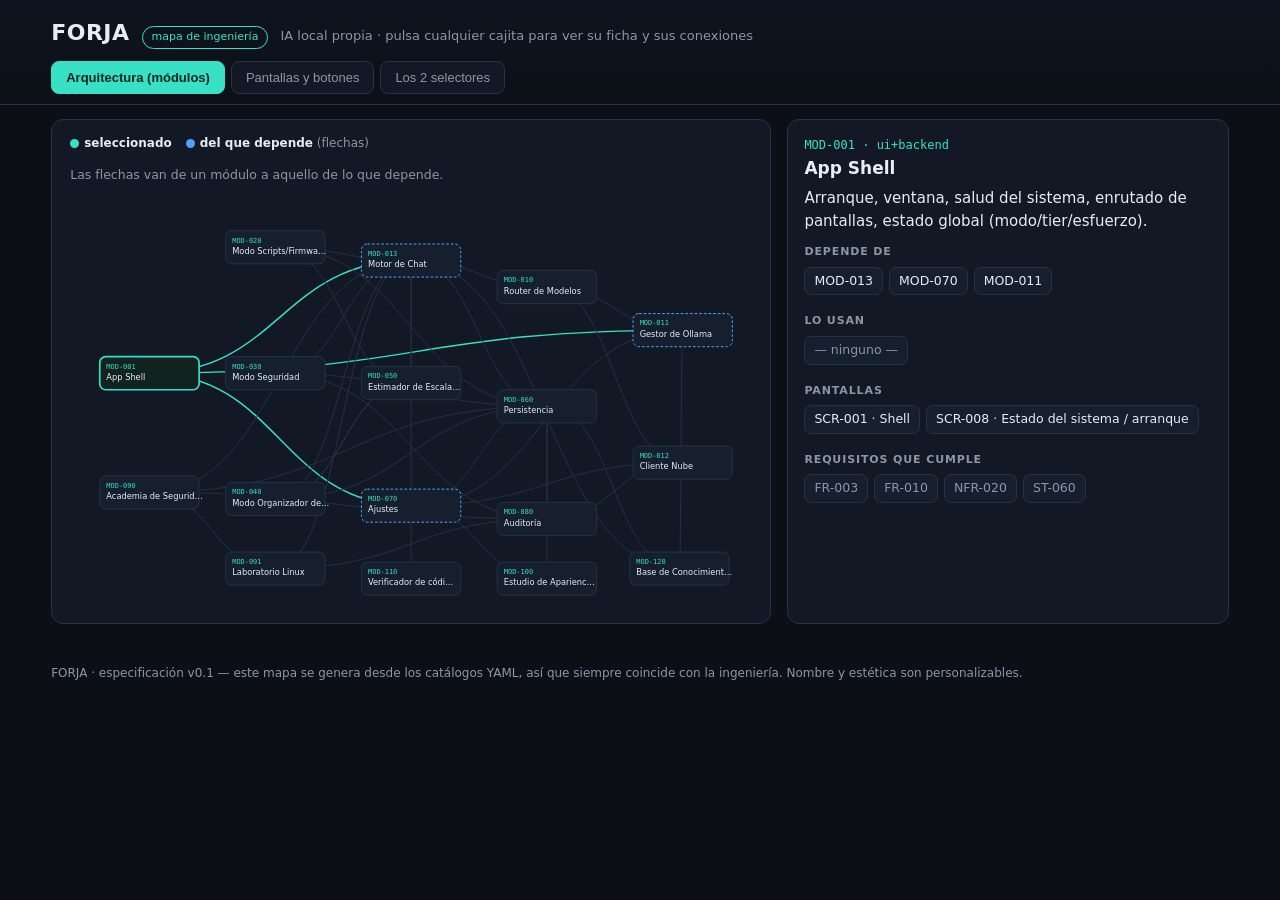
<file: docs/spec/mapa.html>
<!DOCTYPE html>
<html lang="es" data-theme="dark">
<head>
<meta charset="utf-8">
<meta name="viewport" content="width=device-width, initial-scale=1">
<title>FORJA · Mapa</title>
<style>
/* VOICE: plano técnico / panel de control, sobrio y legible
   IDEA: un blueprint de ingeniería con cajitas conectadas que puedes inspeccionar
   PICTURE: el grafo de módulos a la izquierda, ficha a la derecha
   COLOUR: pizarra profunda + cian blueprint como único acento
   TYPE: Inter para texto, monoespacio para IDs
   LAYOUT: cabecera, pestañas, lienzo + panel; apila en móvil */
:root{color-scheme:dark;--bg:#0c1016;--panel:#121824;--panel2:#161f2e;--ink:#e6edf6;--mut:#8a97aa;--line:#26324a;--ac:#38e1c6;--ac2:#4aa3ff;--warn:#ffb454;--bad:#ff6b6b;--ok:#52d273}
*{box-sizing:border-box;min-width:0}
body{margin:0;background:var(--bg);color:var(--ink);font:15px/1.5 Inter,system-ui,Segoe UI,Arial,sans-serif;overflow-x:clip}
code,.mono{font-family:ui-monospace,"Cascadia Code",Consolas,monospace}
header{padding:16px max(4vw,16px) 10px;border-bottom:1px solid var(--line);background:linear-gradient(180deg,#0e1420,#0c1016)}
.brand{display:flex;align-items:baseline;gap:12px;flex-wrap:wrap}
.brand h1{margin:0;font-size:22px;letter-spacing:.5px}
.brand .sub{color:var(--mut);font-size:13px}
.tag{font-size:11px;color:var(--ac);border:1px solid var(--ac);border-radius:999px;padding:2px 9px}
.tabs{display:flex;gap:6px;margin-top:12px;flex-wrap:wrap}
.tabs button{background:var(--panel);color:var(--mut);border:1px solid var(--line);border-radius:8px;padding:8px 14px;font-size:13px;cursor:pointer}
.tabs button[aria-selected=true]{color:#06241f;background:var(--ac);border-color:var(--ac);font-weight:600}
main{padding:14px max(4vw,12px) 40px}
.wrap{display:grid;grid-template-columns:1.55fr .95fr;gap:16px}
@media(max-width:900px){.wrap{grid-template-columns:1fr}}
.card{background:var(--panel);border:1px solid var(--line);border-radius:12px}
.canvas-box{padding:8px}
.legend{display:flex;gap:14px;flex-wrap:wrap;color:var(--mut);font-size:12px;padding:6px 10px}
.legend b{color:var(--ink);font-weight:600}
.dot{display:inline-block;width:9px;height:9px;border-radius:50%;vertical-align:middle;margin-right:5px}
svg{width:100%;height:auto;display:block;touch-action:manipulation}
.node rect{rx:9;fill:var(--panel2);stroke:var(--line);stroke-width:1.5;cursor:pointer;transition:stroke .15s,fill .15s}
.node:hover rect{stroke:var(--ac2)}
.node.sel rect{stroke:var(--ac);stroke-width:2.5;fill:#12221f}
.node.dep rect{stroke:var(--ac2);stroke-dasharray:4 3}
.node text{fill:var(--ink);font-size:12.5px;pointer-events:none}
.node .id{fill:var(--ac);font-family:ui-monospace,monospace;font-size:10.5px}
.edge{stroke:var(--line);stroke-width:1.4;fill:none}
.edge.hot{stroke:var(--ac);stroke-width:2.2}
.panel{padding:16px;min-height:300px}
.panel h2{margin:.1em 0 .1em;font-size:17px}
.panel .pid{color:var(--ac);font-family:ui-monospace,monospace;font-size:12px}
.panel .layer{color:var(--mut);font-size:12px;margin-bottom:10px}
.panel p{margin:.4em 0}
.row{margin:12px 0}
.row h4{margin:0 0 6px;font-size:11px;text-transform:uppercase;letter-spacing:.08em;color:var(--mut)}
.chip{display:inline-block;background:var(--panel2);border:1px solid var(--line);border-radius:7px;padding:4px 9px;margin:0 6px 6px 0;font-size:12.5px;cursor:pointer}
.chip:hover{border-color:var(--ac2)}
.chip.ghost{cursor:default;color:var(--mut)}
.chip .mono{color:var(--ac2);font-size:11.5px}
.hint{color:var(--mut);font-size:12.5px}
.scrlist{max-height:none}
.screen-group{margin:0 0 14px}
.screen-group h3{font-size:12px;letter-spacing:.06em;text-transform:uppercase;color:var(--mut);margin:0 0 8px;border-bottom:1px solid var(--line);padding-bottom:5px}
.scr{display:block;width:100%;text-align:left;background:var(--panel2);border:1px solid var(--line);border-radius:9px;padding:10px 12px;margin:0 0 8px;cursor:pointer;color:var(--ink)}
.scr:hover{border-color:var(--ac2)}
.scr .sid{color:var(--ac);font-family:ui-monospace,monospace;font-size:11px}
.scr .snm{font-weight:600;margin-left:8px}
.scr .sde{color:var(--mut);font-size:12.5px;margin-top:3px}
.btnrow{display:flex;flex-wrap:wrap;gap:6px;margin-top:8px}
.kvs{font-size:13px}
.kvs div{padding:5px 0;border-bottom:1px dashed var(--line)}
.kvs div:last-child{border-bottom:0}
.kvs b{color:var(--mut);font-weight:500;display:inline-block;min-width:92px}
.mock{padding:14px}
.mockframe{border:1px solid var(--line);border-radius:12px;overflow:hidden;max-width:620px;margin:0 auto;background:var(--panel2)}
.mtop{display:flex;gap:6px;padding:10px;border-bottom:1px solid var(--line);background:#0f1826}
.mtab{flex:0 0 auto;padding:7px 12px;border-radius:7px;font-size:12.5px;border:1px solid var(--line);color:var(--mut)}
.mtab.on{background:var(--ac);color:#06241f;border-color:var(--ac);font-weight:600}
.marea{height:150px;display:flex;align-items:center;justify-content:center;color:var(--mut);font-size:13px}
.mbot{padding:10px;border-top:1px solid var(--line);background:#0f1826}
.mcompose{display:flex;gap:8px}
.mcompose .inp{flex:1;background:#0b1220;border:1px solid var(--line);border-radius:8px;padding:9px;color:var(--mut);font-size:12.5px}
.mcompose .send{width:40px;border-radius:8px;background:var(--ac);color:#06241f;display:flex;align-items:center;justify-content:center;font-weight:700}
.msel{display:flex;gap:16px;flex-wrap:wrap;margin-top:9px;font-size:12px;color:var(--mut)}
.seg{display:inline-flex;border:1px solid var(--line);border-radius:7px;overflow:hidden}
.seg span{padding:5px 9px}
.seg span.on{background:var(--ac2);color:#041726;font-weight:600}
.seg span.off{opacity:.55}
.note{background:#0f1826;border:1px solid var(--line);border-left:3px solid var(--warn);border-radius:8px;padding:10px 12px;font-size:12.5px;color:#d8e2f0;margin-top:14px}
.flowwrap{padding:16px}
.flowstep{display:flex;gap:12px;align-items:flex-start;margin:0 0 10px}
.flownum{flex:0 0 26px;height:26px;border-radius:50%;background:var(--ac);color:#06241f;font-weight:700;display:flex;align-items:center;justify-content:center;font-size:13px}
.flowstep .ft{font-size:13.5px}
.hidden{display:none}
footer{color:var(--mut);font-size:12px;padding:0 max(4vw,16px) 30px}
</style>
</head>
<body>
<header>
  <div class="brand">
    <h1>FORJA</h1>
    <span class="tag">mapa de ingeniería</span>
    <span class="sub">IA local propia · pulsa cualquier cajita para ver su ficha y sus conexiones</span>
  </div>
  <div class="tabs" role="tablist">
    <button role="tab" aria-selected="true" data-tab="arq">Arquitectura (módulos)</button>
    <button role="tab" aria-selected="false" data-tab="nav">Pantallas y botones</button>
    <button role="tab" aria-selected="false" data-tab="sel">Los 2 selectores</button>
  </div>
</header>
<main>
  <!-- TAB ARQUITECTURA -->
  <section id="tab-arq">
    <div class="wrap">
      <div class="card canvas-box">
        <div class="legend">
          <span><span class="dot" style="background:var(--ac)"></span><b>seleccionado</b></span>
          <span><span class="dot" style="background:var(--ac2)"></span><b>del que depende</b> (flechas)</span>
          <span class="hint">Las flechas van de un módulo a aquello de lo que depende.</span>
        </div>
        <svg id="graph" viewBox="0 0 1060 640" preserveAspectRatio="xMidYMid meet" aria-label="Grafo de módulos">
          <defs>
            <marker id="arrow" markerWidth="9" markerHeight="9" refX="7" refY="3" orient="auto">
              <path d="M0,0 L7,3 L0,6 Z" fill="#3a4a66"></path>
            </marker>
            <marker id="arrowhot" markerWidth="9" markerHeight="9" refX="7" refY="3" orient="auto">
              <path d="M0,0 L7,3 L0,6 Z" fill="#38e1c6"></path>
            </marker>
          </defs>
          <g id="edges"></g>
          <g id="nodes"></g>
        </svg>
      </div>
      <div class="card panel" id="arqpanel"><p class="hint">Selecciona un módulo en el grafo para ver su responsabilidad, de qué depende, qué pantallas contiene y qué requisitos cumple.</p></div>
    </div>
  </section>

  <!-- TAB NAVEGACION -->
  <section id="tab-nav" class="hidden">
    <div class="wrap">
      <div class="card panel scrlist" id="scrlist"></div>
      <div class="card panel" id="navpanel"><p class="hint">Selecciona una pantalla para ver su descripción, sus transiciones y cada uno de sus botones. Pulsa un botón para ver qué hace, a qué endpoint llama y qué prueba lo cubre.</p></div>
    </div>
  </section>

  <!-- TAB SELECTORES -->
  <section id="tab-sel" class="hidden">
    <div class="wrap">
      <div class="card mock">
        <div class="mockframe">
          <div class="mtop">
            <div class="mtab on">Scripts/Firmware</div>
            <div class="mtab">Seguridad</div>
            <div class="mtab">Tareas</div>
          </div>
          <div class="marea">↑ selector SUPERIOR = MODO · área de trabajo del modo activo</div>
          <div class="mbot">
            <div class="mcompose"><div class="inp">escribe aquí…</div><div class="send">▶</div></div>
            <div class="msel">
              <span>Modelo:
                <span class="seg"><span class="on">Pequeño</span><span class="off">Grande</span><span class="off">Nube</span></span>
              </span>
              <span>Esfuerzo:
                <span class="seg"><span class="off">bajo</span><span class="on">medio</span><span class="off">extra</span></span>
              </span>
            </div>
          </div>
        </div>
        <div class="note"><b>↓ selector INFERIOR = MODELO + ESFUERZO</b>, siempre visible junto al compositor. "Nube" aparece deshabilitado hasta que lo actives en Ajustes.</div>
      </div>
      <div class="card flowwrap">
        <h2 style="margin:.1em 0 .6em;font-size:17px">Qué pasa al enviar</h2>
        <div class="flowstep"><div class="flownum">1</div><div class="ft"><b>Estimador</b> (MOD-050) mide el tamaño de la tarea: ¿cabe en local?</div></div>
        <div class="flowstep"><div class="flownum">2</div><div class="ft">Si es demasiado grande (p. ej. firmware entero) → <b>propone la Nube</b> o trocear. Tú decides.</div></div>
        <div class="flowstep"><div class="flownum">3</div><div class="ft"><b>Router</b> (MOD-010) traduce (modo, tier, esfuerzo) a un modelo y sus parámetros.</div></div>
        <div class="flowstep"><div class="flownum">4</div><div class="ft"><b>Ollama</b> (MOD-011) carga ese modelo (uno a la vez, por la RAM) y genera en streaming.</div></div>
        <div class="flowstep"><div class="flownum">5</div><div class="ft">Todo se guarda en <b>SQLite local</b> (MOD-060). Nada sale del equipo salvo que escales a Nube.</div></div>
        <div class="note" style="border-left-color:var(--ac2)">El <b>esfuerzo</b> (bajo/medio/extra) controla cuánto razona el modelo. En el Modo Tareas, "extra" es el que organiza mejor tu plan por días.</div>
      </div>
    </div>
  </section>
</main>
<footer>FORJA · especificación v0.1 — este mapa se genera desde los catálogos YAML, así que siempre coincide con la ingeniería. Nombre y estética son personalizables.</footer>

<script>
{
const DATA = {"app": {"nombre": "FORJA", "idioma": "es", "selectores": {"superior": {"tipo": "modo", "siempre_visible": true, "opciones": ["scripts", "seguridad", "tareas"]}, "inferior": {"tipo": "modelo_y_esfuerzo", "siempre_visible": true, "tier": ["pequeno", "grande", "nube"], "esfuerzo": ["bajo", "medio", "extra"]}}}, "modulos": [{"id": "MOD-001", "nombre": "App Shell", "capa": "ui+backend", "responsabilidad": "Arranque, ventana, salud del sistema, enrutado de pantallas, estado global (modo/tier/esfuerzo).", "depende_de": ["MOD-013", "MOD-070", "MOD-011"], "pantallas": ["SCR-001", "SCR-008"], "requisitos": ["FR-003", "FR-010", "NFR-020", "ST-060"]}, {"id": "MOD-010", "nombre": "Router de Modelos", "capa": "backend", "responsabilidad": "Traduce (modo, tier, esfuerzo, tamaño) a modelo+parámetros (tabla determinista).", "depende_de": ["MOD-011", "MOD-012"], "requisitos": ["FR-001", "FR-002", "FR-004", "ADR-0004"]}, {"id": "MOD-011", "nombre": "Gestor de Ollama", "capa": "backend", "responsabilidad": "Comprobar salud, listar/descargar modelos, cargar/descargar (uno a la vez), keep_alive.", "depende_de": [], "pantallas": ["SCR-008"], "requisitos": ["FR-005", "NFR-002", "NFR-020", "ST-020"]}, {"id": "MOD-012", "nombre": "Cliente Nube", "capa": "backend", "responsabilidad": "Tier Nube = tu suscripción de Claude vía Claude Code headless (ADR-0006). SOLO si está activada; re-emite por SSE; registra el envío.", "depende_de": ["MOD-080"], "requisitos": ["FR-006", "FR-051", "NFR-010", "ST-050"]}, {"id": "MOD-013", "nombre": "Motor de Chat", "capa": "backend", "responsabilidad": "Bucle de conversación, streaming SSE, tool-calling con confirmación. Emite telemetría en vivo (tiempo, tokens, tok/s, ETA, fase pensando/respondiendo) estilo Claude Code (doc 22).", "depende_de": ["MOD-010", "MOD-050", "MOD-060"], "requisitos": ["NFR-001", "ST-010", "ST-040", "FR-077", "FR-078", "FR-079"]}, {"id": "MOD-020", "nombre": "Modo Scripts/Firmware", "capa": "backend+ui", "responsabilidad": "Perfil de código, herramientas (guardar archivo), proyectos, plantillas.", "depende_de": ["MOD-013", "MOD-050", "MOD-060"], "pantallas": ["SCR-010", "SCR-011"], "requisitos": ["FR-020", "FR-021", "FR-022", "FR-023", "FR-024"]}, {"id": "MOD-030", "nombre": "Modo Seguridad", "capa": "backend+ui", "responsabilidad": "Gate de alcance/autorización, análisis de recon aportado, hallazgos, informes. Guardarraíles como código.", "depende_de": ["MOD-013", "MOD-060", "MOD-080"], "pantallas": ["SCR-020", "SCR-021", "SCR-022", "SCR-023"], "requisitos": ["FR-030", "FR-031", "FR-032", "FR-033", "FR-034", "NFR-030", "ST-030", "ADR-0005"]}, {"id": "MOD-040", "nombre": "Modo Organizador de Tareas", "capa": "backend+ui", "responsabilidad": "Captura de tareas, planificación con IA, plan por días editable y persistente.", "depende_de": ["MOD-013", "MOD-060", "MOD-050"], "pantallas": ["SCR-030", "SCR-031"], "requisitos": ["FR-040", "FR-041", "FR-042", "FR-043", "FR-044"]}, {"id": "MOD-050", "nombre": "Estimador de Escalado", "capa": "backend", "responsabilidad": "Calcular tamaño/complejidad de tarea y veredicto local/justo/nube; plan de troceo.", "depende_de": ["MOD-040"], "pantallas": ["SCR-006"], "requisitos": ["FR-050", "FR-051", "FR-052", "ST-050"]}, {"id": "MOD-060", "nombre": "Persistencia", "capa": "backend", "responsabilidad": "Acceso a SQLite, migraciones, copias de seguridad del .db.", "depende_de": [], "requisitos": ["FR-060", "ADR-0003"]}, {"id": "MOD-070", "nombre": "Ajustes", "capa": "backend+ui", "responsabilidad": "Config, activación de Nube (keyring), tema, rutas, umbrales del estimador, registro de modelos.", "depende_de": ["MOD-060", "MOD-011", "MOD-012"], "pantallas": ["SCR-007"], "requisitos": ["FR-061", "NFR-010"]}, {"id": "MOD-090", "nombre": "Academia de Seguridad", "capa": "backend+ui", "responsabilidad": "Tutor estilo HTB/TryHackMe (ingeniería inversa, doc 18). Enfoque ofensivo/defensivo, currículo Ruta→Módulo→Lección, pistas progresivas, XP/rangos y catálogo de herramientas. Práctica solo en laboratorios autorizados.", "depende_de": ["MOD-013", "MOD-060", "MOD-080"], "pantallas": ["SCR-024", "SCR-025", "SCR-026"], "requisitos": ["FR-035", "FR-036", "FR-037", "FR-038", "FR-039", "NFR-030", "ADR-0005"]}, {"id": "MOD-091", "nombre": "Laboratorio Linux", "capa": "backend+ui", "responsabilidad": "Abrir un Linux con el contexto del lab (doc 19) + Copiloto de Laboratorio (asistente en vivo que da el siguiente paso, resuelve dudas y explica comandos/salidas, usando la experticia en código/firmware). Autodetecta y recomienda backend (WSL2 / attack box / VirtualBox opcional); instalación con confirmación. Solo tras declarar laboratorio autorizado.", "depende_de": ["MOD-090", "MOD-013", "MOD-080"], "pantallas": ["SCR-027"], "requisitos": ["FR-070", "FR-071", "FR-072", "FR-075", "FR-076", "NFR-030", "ST-040"]}, {"id": "MOD-110", "nombre": "Verificador de código", "capa": "backend+ui", "responsabilidad": "Comprueba el código generado con linters/compiladores reales (doc 23), SOLO análisis estático, nunca ejecuta el código. Python/PowerShell siempre; Bash (WSL/Git-Bash) y JS (Node) si están. Opción 'Corregir con la IA' vía MOD-013.", "depende_de": ["MOD-013"], "pantallas": ["SCR-010"], "requisitos": ["FR-080", "FR-081", "ST-040"]}, {"id": "MOD-100", "nombre": "Estudio de Apariencia", "capa": "backend+ui", "responsabilidad": "Módulo final para la cara de la app (doc 20) - presets, color/acento con contraste, tipografía, densidad, fondo/imagen, vista previa en vivo. Persiste en ui.*.", "depende_de": ["MOD-070", "MOD-060"], "pantallas": ["SCR-040"], "requisitos": ["FR-073"]}, {"id": "MOD-120", "nombre": "Base de Conocimiento (RAG)", "capa": "backend+ui", "responsabilidad": "RAG local (doc 24): bases de conocimiento, indexado con nomic-embed-text, vectores en SQLite, recuperación top-k por coseno e inyección en el contexto del chat con fuentes citadas. Semilla Flipper Zero.", "depende_de": ["MOD-011", "MOD-013", "MOD-060"], "pantallas": ["SCR-050"], "requisitos": ["FR-082", "FR-083", "FR-084", "FR-085"]}, {"id": "MOD-080", "nombre": "Auditoría", "capa": "backend", "responsabilidad": "Registrar acciones sensibles (alcance, escalados, confirmaciones, descargas, export).", "depende_de": ["MOD-060"], "requisitos": ["FR-063", "NFR-030"]}], "pantallas": [{"id": "SCR-001", "nombre": "Shell", "modulo": "MOD-001", "descripcion": "Layout maestro con selector de modo (arriba) y de modelo/esfuerzo (abajo) + compositor.", "contiene_botones": ["BTN-010", "BTN-011", "BTN-012", "BTN-020", "BTN-021", "BTN-022", "BTN-023", "BTN-024", "BTN-025", "BTN-100", "BTN-106", "BTN-107"], "transiciones": ["pestaña scripts -> SCR-010", "pestaña seguridad -> (si no autorizado) SCR-020 | (si autorizado) SCR-021", "pestaña tareas -> SCR-030"]}, {"id": "SCR-002", "nombre": "Panel de modelo/esfuerzo", "modulo": "MOD-010", "descripcion": "El selector inferior; refleja tier/esfuerzo y si Nube está disponible.", "contiene_botones": ["BTN-020", "BTN-021", "BTN-022", "BTN-023", "BTN-024", "BTN-025"]}, {"id": "SCR-006", "nombre": "Aviso de escalado a Nube", "modulo": "MOD-050", "descripcion": "Explica motivo, qué se enviaría y deja decidir al usuario.", "contiene_botones": ["BTN-026", "BTN-027", "BTN-028", "BTN-029"]}, {"id": "SCR-007", "nombre": "Ajustes", "modulo": "MOD-070", "descripcion": "Modelos, Nube, apariencia, rutas, umbrales.", "contiene_botones": ["BTN-061", "BTN-062", "BTN-063", "BTN-064"]}, {"id": "SCR-008", "nombre": "Estado del sistema / arranque", "modulo": "MOD-011", "descripcion": "Diagnóstico cuando Ollama está caído o falta un modelo.", "contiene_botones": ["BTN-070", "BTN-071", "BTN-072"]}, {"id": "SCR-010", "nombre": "Chat Scripts/Firmware", "modulo": "MOD-020", "descripcion": "Chat con streaming, bloques de código, plantillas.", "contiene_botones": ["BTN-030", "BTN-031", "BTN-032", "BTN-033", "BTN-060", "BTN-101", "BTN-102"]}, {"id": "SCR-011", "nombre": "Proyectos", "modulo": "MOD-020", "descripcion": "Proyectos locales (carpeta) y asociación de hilos.", "contiene_botones": ["BTN-034", "BTN-035", "BTN-036"]}, {"id": "SCR-020", "nombre": "Alcance y autorización (GATE)", "modulo": "MOD-030", "descripcion": "Declarar alcance y confirmar autorización. Bloquea el modo hasta completarse.", "contiene_botones": ["BTN-037", "BTN-038", "BTN-039"]}, {"id": "SCR-021", "nombre": "Análisis de reconocimiento", "modulo": "MOD-030", "descripcion": "Pegar/importar recon aportado por el usuario y analizarlo (crea findings).", "contiene_botones": ["BTN-041", "BTN-042"]}, {"id": "SCR-022", "nombre": "Redactor de informe", "modulo": "MOD-030", "descripcion": "Unir enfoques/evidencias validados por el usuario en un informe exportable.", "contiene_botones": ["BTN-040", "BTN-045"]}, {"id": "SCR-023", "nombre": "Hallazgos", "modulo": "MOD-030", "descripcion": "Lista de findings con estado; marcar validado, añadir manual.", "contiene_botones": ["BTN-043", "BTN-044"]}, {"id": "SCR-024", "nombre": "Academia — enfoque y rutas", "modulo": "MOD-090", "descripcion": "Elegir enfoque (Ofensivo/Defensivo), explorar rutas por habilidad o por rol, declarar entorno de laboratorio autorizado y enrolarse.", "contiene_botones": ["BTN-080", "BTN-081", "BTN-082", "BTN-087"]}, {"id": "SCR-025", "nombre": "Lección / sala guiada", "modulo": "MOD-090", "descripcion": "Teoría breve + ejercicio en laboratorio + pregunta verificada + pistas progresivas; marcar sección completada.", "contiene_botones": ["BTN-083", "BTN-084", "BTN-085", "BTN-086", "BTN-089"]}, {"id": "SCR-026", "nombre": "Progreso y árbol de herramientas", "modulo": "MOD-090", "descripcion": "XP, rango, racha, rutas completadas y el árbol de herramientas/habilidades que enseña cada ruta.", "contiene_botones": ["BTN-088"]}, {"id": "SCR-027", "nombre": "Laboratorio Linux", "modulo": "MOD-091", "descripcion": "Elegir el backend ACTIVO (WSL2 y attack box de serie; VirtualBox opcional), configurarlo/instalarlo con confirmación, y abrir el Linux con el contexto del ejercicio. Incluye el panel del Copiloto de Laboratorio (siguiente paso, explicar, dudas). El backend se puede cambiar aquí y por laboratorio.", "contiene_botones": ["BTN-089", "BTN-090", "BTN-091", "BTN-092", "BTN-093", "BTN-094"]}, {"id": "SCR-040", "nombre": "Estudio de Apariencia", "modulo": "MOD-100", "descripcion": "Módulo final: presets de tema, color/acento, tipografía, densidad, fondo/imagen y vista previa en vivo sobre una maqueta con los dos selectores.", "contiene_botones": ["BTN-095", "BTN-096", "BTN-097", "BTN-098", "BTN-099"]}, {"id": "SCR-050", "nombre": "Bases de conocimiento", "modulo": "MOD-120", "descripcion": "Crear bases de conocimiento (RAG), añadir/importar documentos, ver estado de indexado y reindexar. Importar el paquete semilla de Flipper Zero.", "contiene_botones": ["BTN-103", "BTN-104", "BTN-105"]}, {"id": "SCR-030", "nombre": "Captura de tareas", "modulo": "MOD-040", "descripcion": "Escribir tareas en texto libre y organizarlas.", "contiene_botones": ["BTN-050", "BTN-055", "BTN-057"]}, {"id": "SCR-031", "nombre": "Plan por días", "modulo": "MOD-040", "descripcion": "Hoy/Mañana/Pasado/Más adelante/Sin asignar; editable y persistente.", "contiene_botones": ["BTN-051", "BTN-052", "BTN-053", "BTN-054", "BTN-056", "BTN-058", "BTN-059"]}, {"id": "SCR-032", "nombre": "Mapa de ideas", "modulo": "MOD-040", "descripcion": "(Fase 2/opcional) Lienzo para capturar ideas como nodos, enlazarlas y convertirlas en tareas. Degrada a lista anidada en hardware limitado.", "contiene_botones": ["BTN-065", "BTN-066"]}], "botones": [{"id": "BTN-010", "pantalla": "SCR-001", "etiqueta": "Scripts/Firmware", "accion": "Activar modo scripts (cambia área de trabajo e hilo).", "endpoint": null, "requisitos": ["FR-010", "FR-012"], "prueba": "TST-020"}, {"id": "BTN-011", "pantalla": "SCR-001", "etiqueta": "Seguridad", "accion": "Activar modo seguridad; si no hay engagement autorizado, redirige al GATE (SCR-020).", "estado_antes": "ST-030=bloqueado|autorizado", "endpoint": null, "requisitos": ["FR-010", "FR-030", "ST-030"], "prueba": "TST-030"}, {"id": "BTN-012", "pantalla": "SCR-001", "etiqueta": "Tareas", "accion": "Activar modo organizador de tareas.", "endpoint": null, "requisitos": ["FR-010"], "prueba": "TST-040"}, {"id": "BTN-020", "pantalla": "SCR-001", "etiqueta": "Pequeño", "accion": "Fijar tier=pequeno. Puede recargar modelo (ST-020).", "endpoint": "POST /modelos/cargar (indirecto vía router)", "requisitos": ["FR-001", "FR-005"], "prueba": "TST-003"}, {"id": "BTN-021", "pantalla": "SCR-001", "etiqueta": "Grande", "accion": "Fijar tier=grande. Recarga a modelo grande; aviso 'cambiando de modelo'.", "endpoint": "idem", "requisitos": ["FR-001", "FR-005"], "prueba": "TST-003"}, {"id": "BTN-022", "pantalla": "SCR-001", "etiqueta": "Nube", "accion": "Fijar tier=nube. Deshabilitado si Nube no activada (tooltip -> Ajustes).", "estado_antes": "settings.nube.activada", "endpoint": null, "requisitos": ["FR-006"], "prueba": "TST-011"}, {"id": "BTN-023", "pantalla": "SCR-001", "etiqueta": "bajo", "accion": "esfuerzo=bajo (thinking off / respuesta directa).", "requisitos": ["FR-002"], "prueba": "TST-006"}, {"id": "BTN-024", "pantalla": "SCR-001", "etiqueta": "medio", "accion": "esfuerzo=medio (thinking medium / razonar breve).", "requisitos": ["FR-002"], "prueba": "TST-006"}, {"id": "BTN-025", "pantalla": "SCR-001", "etiqueta": "extra", "accion": "esfuerzo=extra (thinking high / razonar a fondo).", "requisitos": ["FR-002", "FR-044"], "prueba": "TST-006"}, {"id": "BTN-026", "pantalla": "SCR-006", "etiqueta": "Subir a Grande", "accion": "Cambiar tier a grande y reintentar (veredicto JUSTO).", "requisitos": ["FR-050"], "prueba": "TST-010"}, {"id": "BTN-027", "pantalla": "SCR-006", "etiqueta": "Trocear", "accion": "Generar plan de troceo y mandarlo al Organizador de Tareas (origen=troceo).", "endpoint": "POST /estimar -> plan_troceo", "requisitos": ["FR-052"], "prueba": "TST-044"}, {"id": "BTN-028", "pantalla": "SCR-006", "etiqueta": "Escalar a Nube", "accion": "Reenviar la petición por MOD-012; registrar en auditoría qué se envía.", "estado_antes": "ST-050=sugerido", "estado_despues": "ST-050=aceptado_nube", "endpoint": "POST /chat (tier=nube)", "requisitos": ["FR-051", "NFR-010"], "prueba": "TST-012"}, {"id": "BTN-029", "pantalla": "SCR-006", "etiqueta": "Hacerlo en local (troceado)", "accion": "Rechazar nube; quedarse en local con troceo.", "estado_despues": "ST-050=local_troceado", "requisitos": ["FR-052"], "prueba": "TST-011"}, {"id": "BTN-030", "pantalla": "SCR-010", "etiqueta": "Copiar", "accion": "Copiar el bloque de código al portapapeles.", "requisitos": ["FR-021"], "prueba": "TST-020"}, {"id": "BTN-031", "pantalla": "SCR-010", "etiqueta": "Guardar a archivo", "accion": "Guardar bloque en carpeta del proyecto. Requiere confirmación (ST-040); no escribe fuera.", "estado_antes": "ST-040=propuesta", "endpoint": "POST /proyectos/{id}/guardar-archivo", "requisitos": ["FR-021"], "prueba": "TST-021"}, {"id": "BTN-032", "pantalla": "SCR-010", "etiqueta": "Plantillas", "accion": "Insertar andamiaje (Python/Bash/PowerShell/Firmware base) en el compositor.", "requisitos": ["FR-023"], "prueba": "TST-022"}, {"id": "BTN-033", "pantalla": "SCR-010", "etiqueta": "Nuevo hilo", "accion": "Crear conversación nueva en modo scripts.", "endpoint": "POST /conversaciones", "requisitos": ["FR-012"], "prueba": "TST-060"}, {"id": "BTN-034", "pantalla": "SCR-011", "etiqueta": "Nuevo proyecto", "accion": "Crear proyecto (nombre + carpeta local).", "endpoint": "POST /proyectos", "requisitos": ["FR-022"], "prueba": "TST-021"}, {"id": "BTN-035", "pantalla": "SCR-011", "etiqueta": "Abrir carpeta", "accion": "Abrir el explorador del SO en la carpeta del proyecto.", "requisitos": ["FR-022"], "prueba": "TST-021"}, {"id": "BTN-036", "pantalla": "SCR-011", "etiqueta": "Asociar hilo a proyecto", "accion": "Vincular la conversación actual a un proyecto.", "endpoint": "PATCH /conversaciones/{id}", "requisitos": ["FR-022"], "prueba": "TST-060"}, {"id": "BTN-037", "pantalla": "SCR-020", "etiqueta": "Nuevo engagement", "accion": "Crear engagement con alcance (dominios/activos).", "estado_antes": "ST-030=bloqueado", "estado_despues": "ST-030=declarando_alcance", "endpoint": "POST /engagements", "requisitos": ["FR-030"], "prueba": "TST-030"}, {"id": "BTN-038", "pantalla": "SCR-020", "etiqueta": "Confirmar autorización", "accion": "Declarar que se tiene autorización para probar esos activos (checkbox obligatorio).", "estado_antes": "ST-030=autorizacion_pendiente", "estado_despues": "ST-030=autorizado", "endpoint": "PATCH /engagements/{id}", "requisitos": ["FR-030", "NFR-030"], "prueba": "TST-030"}, {"id": "BTN-039", "pantalla": "SCR-020", "etiqueta": "Entrar al engagement", "accion": "Desbloquear SCR-021/022/023. Registrar en auditoría.", "estado_antes": "ST-030=autorizado", "estado_despues": "ST-030=operando", "endpoint": null, "requisitos": ["FR-030", "FR-063"], "prueba": "TST-030"}, {"id": "BTN-041", "pantalla": "SCR-021", "etiqueta": "Importar archivo", "accion": "Cargar datos de reconocimiento que el usuario obtuvo con sus herramientas.", "requisitos": ["FR-031"], "prueba": "TST-031"}, {"id": "BTN-042", "pantalla": "SCR-021", "etiqueta": "Analizar", "accion": "Analizar el recon aportado; crear findings en estado 'idea' con 'dónde enfocar'. No ejecuta acciones.", "endpoint": "POST /engagements/{id}/analizar", "requisitos": ["FR-031", "FR-032"], "prueba": "TST-031"}, {"id": "BTN-040", "pantalla": "SCR-022", "etiqueta": "Generar informe", "accion": "Unir dos enfoques/evidencias validados por el usuario en un informe presentable.", "endpoint": "POST /findings/{id}/informe", "requisitos": ["FR-033"], "prueba": "TST-034"}, {"id": "BTN-045", "pantalla": "SCR-022", "etiqueta": "Exportar informe", "accion": "Exportar el informe a Markdown/archivo para enviarlo al programa.", "endpoint": "POST /export", "requisitos": ["FR-062"], "prueba": "TST-062"}, {"id": "BTN-043", "pantalla": "SCR-023", "etiqueta": "Marcar validado por mí", "accion": "Cambiar finding a 'validado_por_usuario' y adjuntar evidencia.", "endpoint": "POST /findings/{id}", "requisitos": ["FR-034"], "prueba": "TST-034"}, {"id": "BTN-044", "pantalla": "SCR-023", "etiqueta": "Añadir hallazgo manual", "accion": "Documentar un hallazgo detectado por el usuario.", "endpoint": "POST /findings/{id}", "requisitos": ["FR-034"], "prueba": "TST-034"}, {"id": "BTN-050", "pantalla": "SCR-030", "etiqueta": "Añadir", "accion": "Crear tareas desde el texto libre (origen=usuario).", "endpoint": "POST /tareas", "requisitos": ["FR-040"], "prueba": "TST-040"}, {"id": "BTN-055", "pantalla": "SCR-030", "etiqueta": "Organizar", "accion": "Pedir a la IA que reparta por días según el esfuerzo (medio/extra).", "endpoint": "POST /tareas/organizar", "requisitos": ["FR-041", "FR-044"], "prueba": "TST-041"}, {"id": "BTN-057", "pantalla": "SCR-030", "etiqueta": "Nueva lista", "accion": "Crear una lista de tareas (p. ej. 'Bug bounty', 'Personal').", "endpoint": "POST /listas", "requisitos": ["FR-040"], "prueba": "TST-040"}, {"id": "BTN-051", "pantalla": "SCR-031", "etiqueta": "Mover de día", "accion": "Cambiar dia_asignado de una tarea.", "endpoint": "PATCH /tareas/{id}", "requisitos": ["FR-042"], "prueba": "TST-042"}, {"id": "BTN-052", "pantalla": "SCR-031", "etiqueta": "Reordenar", "accion": "Cambiar el orden dentro del día.", "endpoint": "PATCH /tareas/{id}", "requisitos": ["FR-042"], "prueba": "TST-042"}, {"id": "BTN-053", "pantalla": "SCR-031", "etiqueta": "Marcar hecha", "accion": "Cambiar estado a hecha.", "endpoint": "PATCH /tareas/{id}", "requisitos": ["FR-042"], "prueba": "TST-042"}, {"id": "BTN-054", "pantalla": "SCR-031", "etiqueta": "Editar tarea", "accion": "Editar texto/prioridad/estimación.", "endpoint": "PATCH /tareas/{id}", "requisitos": ["FR-042"], "prueba": "TST-042"}, {"id": "BTN-056", "pantalla": "SCR-031", "etiqueta": "Reorganizar", "accion": "Recomponer el plan con IA respetando lo marcado/movido por el usuario.", "endpoint": "POST /tareas/organizar", "requisitos": ["FR-041"], "prueba": "TST-041"}, {"id": "BTN-058", "pantalla": "SCR-031", "etiqueta": "Fijar tarea", "accion": "Marcar tarea como fijada (fijada=1): Reorganizar no la moverá. (copia: Motion/Sunsama)", "endpoint": "PATCH /tareas/{id}", "requisitos": ["FR-046"], "prueba": "TST-046"}, {"id": "BTN-059", "pantalla": "SCR-031", "etiqueta": "Anidar / subtarea", "accion": "Convertir en subtarea de otra (parent_id) o crear subtarea; se muestra indentada. (copia: Logseq)", "endpoint": "PATCH /tareas/{id}", "requisitos": ["FR-048"], "prueba": "TST-048"}, {"id": "BTN-065", "pantalla": "SCR-032", "etiqueta": "Convertir idea en tarea", "accion": "Convierte una idea (o una rama) del mapa en tarea(s) del plan (origen=idea). (copia: Xmind)", "endpoint": "POST /tareas", "requisitos": ["FR-049"], "prueba": "TST-049"}, {"id": "BTN-066", "pantalla": "SCR-032", "etiqueta": "Enlazar ideas", "accion": "Crear un enlace entre dos ideas del lienzo. (copia: Obsidian)", "endpoint": "POST /idea_links", "requisitos": ["FR-049"], "prueba": "TST-049"}, {"id": "BTN-080", "pantalla": "SCR-024", "etiqueta": "Enfoque Ofensivo", "accion": "Fijar enfoque=ofensivo (red team): filtra rutas/contenido hacia encontrar y explotar en laboratorio.", "endpoint": "PUT /ajustes (seguridad.enfoque)", "requisitos": ["FR-035"], "prueba": "TST-035"}, {"id": "BTN-081", "pantalla": "SCR-024", "etiqueta": "Enfoque Defensivo", "accion": "Fijar enfoque=defensivo (blue team): filtra rutas/contenido hacia detectar y responder.", "endpoint": "PUT /ajustes (seguridad.enfoque)", "requisitos": ["FR-035"], "prueba": "TST-035"}, {"id": "BTN-082", "pantalla": "SCR-024", "etiqueta": "Enrolar en ruta", "accion": "Inscribirse en una ruta (por habilidad o por rol); crea progreso inicial. (copia: HTB/THM)", "endpoint": "POST /academia/enrolar", "requisitos": ["FR-036"], "prueba": "TST-036"}, {"id": "BTN-087", "pantalla": "SCR-024", "etiqueta": "Declarar laboratorio autorizado", "accion": "Confirmar que la práctica será en un entorno legal (HTB/THM, app vulnerable local, CTF). GATE: sin esto, el tutor no guía ejercicios. Se audita.", "estado_antes": "ST-030=bloqueado(academia)", "estado_despues": "ST-030=autorizado(academia)", "endpoint": "POST /academia/laboratorio", "requisitos": ["FR-038", "NFR-030"], "prueba": "TST-038"}, {"id": "BTN-083", "pantalla": "SCR-025", "etiqueta": "Empezar lección", "accion": "Abrir la siguiente lección/sección de la ruta; el tutor presenta teoría + ejercicio.", "endpoint": "GET /academia/leccion/{id}", "requisitos": ["FR-037"], "prueba": "TST-036"}, {"id": "BTN-084", "pantalla": "SCR-025", "etiqueta": "Pedir pista", "accion": "Pista PROGRESIVA (empujón → dirección → más detalle); nunca un exploit listo. Incrementa pistas_usadas (afecta XP).", "endpoint": "POST /academia/pista", "requisitos": ["FR-037"], "prueba": "TST-037"}, {"id": "BTN-085", "pantalla": "SCR-025", "etiqueta": "Comprobar respuesta", "accion": "Validar lo que el usuario encontró en el laboratorio (flag/respuesta); da feedback didáctico.", "endpoint": "POST /academia/comprobar", "requisitos": ["FR-037"], "prueba": "TST-037"}, {"id": "BTN-086", "pantalla": "SCR-025", "etiqueta": "Marcar sección completada", "accion": "Marcar la sección como completada; otorga XP según dificultad y pistas usadas.", "endpoint": "POST /academia/progreso", "requisitos": ["FR-039"], "prueba": "TST-039"}, {"id": "BTN-088", "pantalla": "SCR-026", "etiqueta": "Ver árbol de herramientas", "accion": "Mostrar el catálogo de herramientas/habilidades (para qué sirve cada una y en qué lección aparece).", "endpoint": "GET /academia/herramientas", "requisitos": ["FR-039"], "prueba": "TST-039"}, {"id": "BTN-089", "pantalla": "SCR-025", "etiqueta": "Abrir Linux del laboratorio", "accion": "Abre la terminal Linux ya situada en la carpeta del ejercicio, con README_LAB.md (objetivo, pistas, notas). En attack box, abre la máquina hospedada y muestra el contexto al lado. Requiere laboratorio autorizado (BTN-087).", "estado_antes": "ST-030=autorizado(academia)", "endpoint": "POST /academia/lab/abrir", "requisitos": ["FR-070", "FR-038"], "prueba": "TST-070"}, {"id": "BTN-090", "pantalla": "SCR-027", "etiqueta": "Configurar laboratorio Linux", "accion": "Elegir backend (WSL2 recomendado / attack box / VirtualBox 'pesado'); si falta, mostrar comandos e instalar CON CONFIRMACIÓN (ST-040). Autodetecta y recomienda según hardware.", "estado_antes": "ST-040=propuesta", "endpoint": "POST /academia/lab/configurar", "requisitos": ["FR-071", "FR-072"], "prueba": "TST-071"}, {"id": "BTN-091", "pantalla": "SCR-027", "etiqueta": "Enviar contexto al Linux", "accion": "Escribe README_LAB.md con el contexto del laboratorio en la carpeta de trabajo del Linux.", "endpoint": "POST /academia/lab/contexto", "requisitos": ["FR-070"], "prueba": "TST-070"}, {"id": "BTN-092", "pantalla": "SCR-027", "etiqueta": "Cambiar backend activo", "accion": "Selector para cambiar el backend de laboratorio activo (WSL2 / attack box / VirtualBox). Cambia settings.lab.backend al instante; también se puede elegir por laboratorio al abrir.", "endpoint": "PUT /ajustes (lab.backend)", "requisitos": ["FR-071"], "prueba": "TST-071"}, {"id": "BTN-093", "pantalla": "SCR-027", "etiqueta": "Siguiente paso", "accion": "El copiloto propone el próximo paso según dónde estás y el contexto del lab (metodología, no exploit listo). Mantiene pistas progresivas.", "endpoint": "POST /academia/copiloto/siguiente", "requisitos": ["FR-075"], "prueba": "TST-075"}, {"id": "BTN-094", "pantalla": "SCR-027", "etiqueta": "Explícame esto", "accion": "Pegas un comando, concepto o la salida del terminal y el copiloto lo explica y sugiere el siguiente paso. No ejecuta nada por su cuenta.", "endpoint": "POST /academia/copiloto/explicar", "requisitos": ["FR-076"], "prueba": "TST-076"}, {"id": "BTN-095", "pantalla": "SCR-040", "etiqueta": "Preset de tema", "accion": "Aplicar un tema listo (oscuro/claro/alto contraste/otros) como punto de partida.", "endpoint": "PUT /ajustes (ui.tema)", "requisitos": ["FR-073"], "prueba": "TST-073"}, {"id": "BTN-096", "pantalla": "SCR-040", "etiqueta": "Color y acento", "accion": "Editar acento y colores base; valida contraste para legibilidad.", "endpoint": "PUT /ajustes (ui.acento)", "requisitos": ["FR-073"], "prueba": "TST-073"}, {"id": "BTN-097", "pantalla": "SCR-040", "etiqueta": "Tipografía y densidad", "accion": "Elegir fuente (sistema o concreta) y densidad (compacta/cómoda).", "endpoint": "PUT /ajustes (ui.fuente, ui.densidad)", "requisitos": ["FR-073"], "prueba": "TST-073"}, {"id": "BTN-098", "pantalla": "SCR-040", "etiqueta": "Fondo / imagen", "accion": "Fondo liso, degradado o imagen local con opacidad (sin restar legibilidad).", "endpoint": "PUT /ajustes (ui.fondo)", "requisitos": ["FR-073"], "prueba": "TST-073"}, {"id": "BTN-099", "pantalla": "SCR-040", "etiqueta": "Vista previa / aplicar", "accion": "Previsualiza en vivo sobre una maqueta con los dos selectores; al aplicar, persiste y la app repinta sin reiniciar.", "endpoint": "PUT /ajustes", "requisitos": ["FR-073"], "prueba": "TST-073"}, {"id": "BTN-061", "pantalla": "SCR-007", "etiqueta": "Gestionar modelos", "accion": "Ver/descargar modelos del registro (DB-007).", "endpoint": "GET /modelos ; POST /modelos/descargar", "requisitos": ["FR-061"], "prueba": "TST-004"}, {"id": "BTN-062", "pantalla": "SCR-007", "etiqueta": "Activar Nube", "accion": "Activar tier Nube y guardar clave en keyring (no en BBDD en claro).", "endpoint": "PUT /ajustes", "requisitos": ["FR-006", "NFR-010"], "prueba": "TST-061"}, {"id": "BTN-063", "pantalla": "SCR-007", "etiqueta": "Apariencia", "accion": "Tema claro/oscuro, acento, densidad (ui.*).", "endpoint": "PUT /ajustes", "requisitos": ["FR-061"], "prueba": "TST-060"}, {"id": "BTN-064", "pantalla": "SCR-007", "etiqueta": "Umbrales del estimador", "accion": "Calibrar umbrales de complejidad/contexto para el escalado.", "endpoint": "PUT /ajustes", "requisitos": ["FR-050"], "prueba": "TST-010"}, {"id": "BTN-070", "pantalla": "SCR-008", "etiqueta": "Arrancar Ollama", "accion": "Guiar/lanzar Ollama si está caído.", "endpoint": "GET /salud", "requisitos": ["NFR-020"], "prueba": "TST-005"}, {"id": "BTN-071", "pantalla": "SCR-008", "etiqueta": "Descargar modelo faltante", "accion": "Descargar el modelo que falta (con aviso de tamaño).", "endpoint": "POST /modelos/descargar", "requisitos": ["NFR-020"], "prueba": "TST-004"}, {"id": "BTN-072", "pantalla": "SCR-008", "etiqueta": "Reintentar", "accion": "Recomprobar salud y, si ok, entrar al shell.", "endpoint": "GET /salud", "requisitos": ["NFR-020", "ST-060"], "prueba": "TST-001"}, {"id": "BTN-101", "pantalla": "SCR-010", "etiqueta": "Comprobar", "accion": "Ejecuta el linter/compilador real del lenguaje del bloque (estático, NUNCA ejecuta el código) y muestra errores con línea. Degrada con aviso si falta la herramienta.", "endpoint": "POST /scripts/verificar", "requisitos": ["FR-080"], "prueba": "TST-080"}, {"id": "BTN-102", "pantalla": "SCR-010", "etiqueta": "Corregir con la IA", "accion": "(Aparece si hay errores) Devuelve el código + los errores al modelo para una pasada de corrección. Opcional (lento en CPU).", "endpoint": "POST /chat (corrección)", "requisitos": ["FR-081"], "prueba": "TST-082"}, {"id": "BTN-103", "pantalla": "SCR-050", "etiqueta": "Nueva base", "accion": "Crear una base de conocimiento (p. ej. 'Flipper Zero').", "endpoint": "POST /kb", "requisitos": ["FR-082"], "prueba": "TST-083"}, {"id": "BTN-104", "pantalla": "SCR-050", "etiqueta": "Añadir documento", "accion": "Pegar texto o importar archivos (.md/.txt/.pdf) o una carpeta; o importar el paquete semilla de Flipper. Lanza el indexado.", "endpoint": "POST /kb/{id}/documentos ; POST /kb/{id}/indexar", "requisitos": ["FR-082", "FR-083", "FR-085"], "prueba": "TST-083"}, {"id": "BTN-105", "pantalla": "SCR-050", "etiqueta": "Reindexar", "accion": "Vuelve a trocear y embeber los documentos de la base.", "endpoint": "POST /kb/{id}/indexar", "requisitos": ["FR-083"], "prueba": "TST-083"}, {"id": "BTN-106", "pantalla": "SCR-001", "etiqueta": "Usar base de conocimiento", "accion": "Toggle en el compositor: activa el RAG en la consulta actual; al enviar se recuperan fragmentos top-k y se anteponen al contexto con citas.", "endpoint": "POST /kb/{id}/buscar (interno al chat)", "requisitos": ["FR-084"], "prueba": "TST-085"}, {"id": "BTN-107", "pantalla": "SCR-001", "etiqueta": "Ver fuentes citadas", "accion": "Tras la respuesta, muestra qué fragmentos/fuentes de la base se usaron.", "endpoint": null, "requisitos": ["FR-084"], "prueba": "TST-085"}, {"id": "BTN-100", "pantalla": "SCR-001", "etiqueta": "Ver/plegar razonamiento", "accion": "Muestra u oculta el bloque de 'thinking'. Junto al botón corre la línea de telemetría (tiempo, tokens, tok/s, ETA, fase). No es un botón de acción destructiva.", "endpoint": null, "requisitos": ["FR-079", "FR-077"], "prueba": "TST-079"}, {"id": "BTN-060", "pantalla": "SCR-010", "etiqueta": "Exportar conversación", "accion": "Exportar la conversación actual a Markdown/archivo.", "endpoint": "POST /export", "requisitos": ["FR-062"], "prueba": "TST-062"}]};
const POS = {"MOD-001": [60, 250], "MOD-020": [250, 60], "MOD-030": [250, 250], "MOD-040": [250, 440], "MOD-013": [455, 80], "MOD-050": [455, 265], "MOD-070": [455, 450], "MOD-010": [660, 120], "MOD-060": [660, 300], "MOD-080": [660, 470], "MOD-011": [865, 185], "MOD-012": [865, 385], "MOD-090": [60, 430], "MOD-091": [250, 545], "MOD-100": [660, 560], "MOD-110": [455, 560], "MOD-120": [860, 545]};
const byId = (arr,id)=>arr.find(x=>x.id===id);
const esc = s => (s==null?'':String(s)).replace(/[&<>]/g,c=>({'&':'&amp;','<':'&lt;','>':'&gt;'}[c]));

/* ---------- TABS ---------- */
const tabs = document.querySelectorAll('.tabs button');
const secs = {arq:document.getElementById('tab-arq'),nav:document.getElementById('tab-nav'),sel:document.getElementById('tab-sel')};
tabs.forEach(b=>b.addEventListener('click',()=>{
  tabs.forEach(x=>x.setAttribute('aria-selected', x===b));
  for(const k in secs) secs[k].classList.toggle('hidden', k!==b.dataset.tab);
}));

/* ---------- GRAFO DE MÓDULOS ---------- */
const NS='http://www.w3.org/2000/svg';
const W=150,H=50;
const gEdges=document.getElementById('edges'), gNodes=document.getElementById('nodes');
const center=id=>{const p=POS[id];return {x:p[0]+W/2,y:p[1]+H/2};};

// aristas: de cada módulo a aquello de lo que depende
const edges=[];
DATA.modulos.forEach(m=>(m.depende_de||[]).forEach(d=>{ if(POS[d]) edges.push([m.id,d]); }));
edges.forEach(([a,b],i)=>{
  const ca=center(a), cb=center(b);
  const pth=document.createElementNS(NS,'path');
  pth.setAttribute('class','edge'); pth.dataset.a=a; pth.dataset.b=b;
  const mx=(ca.x+cb.x)/2;
  pth.setAttribute('d',`M${ca.x},${ca.y} C ${mx},${ca.y} ${mx},${cb.y} ${cb.x},${cb.y}`);
  pth.setAttribute('marker-end','url(#arrow)');
  gEdges.appendChild(pth);
});

// nodos
DATA.modulos.forEach(m=>{
  const p=POS[m.id];
  const g=document.createElementNS(NS,'g'); g.setAttribute('class','node'); g.dataset.id=m.id;
  g.setAttribute('transform',`translate(${p[0]},${p[1]})`);
  const r=document.createElementNS(NS,'rect'); r.setAttribute('width',W); r.setAttribute('height',H); r.setAttribute('rx',9);
  const t1=document.createElementNS(NS,'text'); t1.setAttribute('class','id'); t1.setAttribute('x',10); t1.setAttribute('y',18); t1.textContent=m.id;
  const t2=document.createElementNS(NS,'text'); t2.setAttribute('x',10); t2.setAttribute('y',35);
  let nm=m.nombre; if(nm.length>20) nm=nm.slice(0,19)+'…'; t2.textContent=nm;
  g.appendChild(r); g.appendChild(t1); g.appendChild(t2);
  g.addEventListener('click',()=>selectModule(m.id));
  gNodes.appendChild(g);
});

function selectModule(id){
  const m=byId(DATA.modulos,id);
  document.querySelectorAll('#nodes .node').forEach(n=>{
    n.classList.toggle('sel', n.dataset.id===id);
    n.classList.toggle('dep', (m.depende_de||[]).includes(n.dataset.id));
  });
  document.querySelectorAll('#edges .edge').forEach(e=>{
    e.classList.toggle('hot', e.dataset.a===id);
    e.setAttribute('marker-end', e.dataset.a===id ? 'url(#arrowhot)' : 'url(#arrow)');
  });
  const scrs=(m.pantallas||[]).map(s=>{const sc=byId(DATA.pantallas,s);return `<span class="chip" data-scr="${s}">${s} · ${sc?esc(sc.nombre):''}</span>`;}).join('')||'<span class="chip ghost">— sin pantallas propias —</span>';
  const deps=(m.depende_de||[]).map(d=>`<span class="chip" data-mod="${d}">${d}</span>`).join('')||'<span class="chip ghost">— ninguna —</span>';
  const usados=DATA.modulos.filter(x=>(x.depende_de||[]).includes(id)).map(x=>`<span class="chip" data-mod="${x.id}">${x.id}</span>`).join('')||'<span class="chip ghost">— ninguno —</span>';
  const reqs=(m.requisitos||[]).map(r=>`<span class="chip ghost">${r}</span>`).join('');
  document.getElementById('arqpanel').innerHTML=`
    <div class="pid">${m.id} · ${esc(m.capa)}</div>
    <h2>${esc(m.nombre)}</h2>
    <p>${esc(m.responsabilidad)}</p>
    <div class="row"><h4>Depende de</h4>${deps}</div>
    <div class="row"><h4>Lo usan</h4>${usados}</div>
    <div class="row"><h4>Pantallas</h4>${scrs}</div>
    <div class="row"><h4>Requisitos que cumple</h4>${reqs}</div>`;
  document.querySelectorAll('#arqpanel .chip[data-mod]').forEach(c=>c.addEventListener('click',()=>selectModule(c.dataset.mod)));
  document.querySelectorAll('#arqpanel .chip[data-scr]').forEach(c=>c.addEventListener('click',()=>{
    tabs.forEach(x=>x.setAttribute('aria-selected', x.dataset.tab==='nav'));
    for(const k in secs) secs[k].classList.toggle('hidden', k!=='nav');
    selectScreen(c.dataset.scr);
  }));
}

/* ---------- PANTALLAS Y BOTONES ---------- */
const modos={scripts:'Modo Scripts/Firmware',seguridad:'Modo Seguridad',tareas:'Modo Tareas',nucleo:'Núcleo / común'};
function modoDe(scr){
  const mm=byId(DATA.modulos,scr.modulo);
  if(!mm) return 'nucleo';
  if(mm.id==='MOD-020')return 'scripts'; if(mm.id==='MOD-030')return 'seguridad'; if(mm.id==='MOD-040')return 'tareas';
  return 'nucleo';
}
function buildScreenList(){
  const groups={scripts:[],seguridad:[],tareas:[],nucleo:[]};
  DATA.pantallas.forEach(s=>groups[modoDe(s)].push(s));
  let html='';
  ['nucleo','scripts','seguridad','tareas'].forEach(k=>{
    if(!groups[k].length) return;
    html+=`<div class="screen-group"><h3>${modos[k]}</h3>`;
    groups[k].forEach(s=>{
      html+=`<button class="scr" data-scr="${s.id}"><span class="sid">${s.id}</span><span class="snm">${esc(s.nombre)}</span><div class="sde">${esc(s.descripcion||'')}</div></button>`;
    });
    html+='</div>';
  });
  const el=document.getElementById('scrlist'); el.innerHTML=html;
  el.querySelectorAll('.scr').forEach(b=>b.addEventListener('click',()=>selectScreen(b.dataset.scr)));
}
function selectScreen(id){
  const s=byId(DATA.pantallas,id); if(!s) return;
  const mm=byId(DATA.modulos,s.modulo);
  const trans=(s.transiciones||[]).map(t=>`<div>${esc(t)}</div>`).join('')||'<div class="hint">—</div>';
  const chips=(s.contiene_botones||[]).map(bid=>{const b=byId(DATA.botones,bid);return `<span class="chip" data-btn="${bid}">${bid} · ${b?esc(b.etiqueta):''}</span>`;}).join('');
  document.getElementById('navpanel').innerHTML=`
    <div class="pid">${s.id} · módulo <span class="chip" data-mod2="${s.modulo}" style="padding:1px 7px">${s.modulo}${mm?' · '+esc(mm.nombre):''}</span></div>
    <h2>${esc(s.nombre)}</h2>
    <p>${esc(s.descripcion||'')}</p>
    <div class="row"><h4>Transiciones</h4><div class="kvs">${trans}</div></div>
    <div class="row"><h4>Botones de esta pantalla</h4><div class="btnrow">${chips||'<span class="chip ghost">—</span>'}</div></div>
    <div id="btndetail"></div>`;
  document.querySelectorAll('#navpanel .chip[data-btn]').forEach(c=>c.addEventListener('click',()=>showButton(c.dataset.btn)));
  const mc=document.querySelector('#navpanel .chip[data-mod2]'); if(mc) mc.addEventListener('click',()=>{
    tabs.forEach(x=>x.setAttribute('aria-selected', x.dataset.tab==='arq'));
    for(const k in secs) secs[k].classList.toggle('hidden', k!=='arq'); selectModule(mc.dataset.mod2);
  });
}
function showButton(bid){
  const b=byId(DATA.botones,bid); if(!b) return;
  const rows=[];
  rows.push(['Acción',esc(b.accion)]);
  if(b.endpoint) rows.push(['Endpoint','<span class="mono">'+esc(b.endpoint)+'</span>']);
  if(b.estado_antes) rows.push(['Estado antes','<span class="mono">'+esc(b.estado_antes)+'</span>']);
  if(b.estado_despues) rows.push(['Estado después','<span class="mono">'+esc(b.estado_despues)+'</span>']);
  if(b.requisitos) rows.push(['Requisitos',(b.requisitos||[]).map(r=>'<span class="mono">'+r+'</span>').join(', ')]);
  if(b.prueba) rows.push(['Prueba','<span class="mono">'+esc(b.prueba)+'</span>']);
  document.getElementById('btndetail').innerHTML=`
    <div class="row" style="border-top:1px solid var(--line);padding-top:12px">
      <h4>${bid} · ${esc(b.etiqueta)}</h4>
      <div class="kvs">${rows.map(([k,v])=>`<div><b>${k}</b> ${v}</div>`).join('')}</div>
    </div>`;
}

/* init */
selectModule('MOD-001');
buildScreenList();
}
</script>
</body>
</html>
</file>
